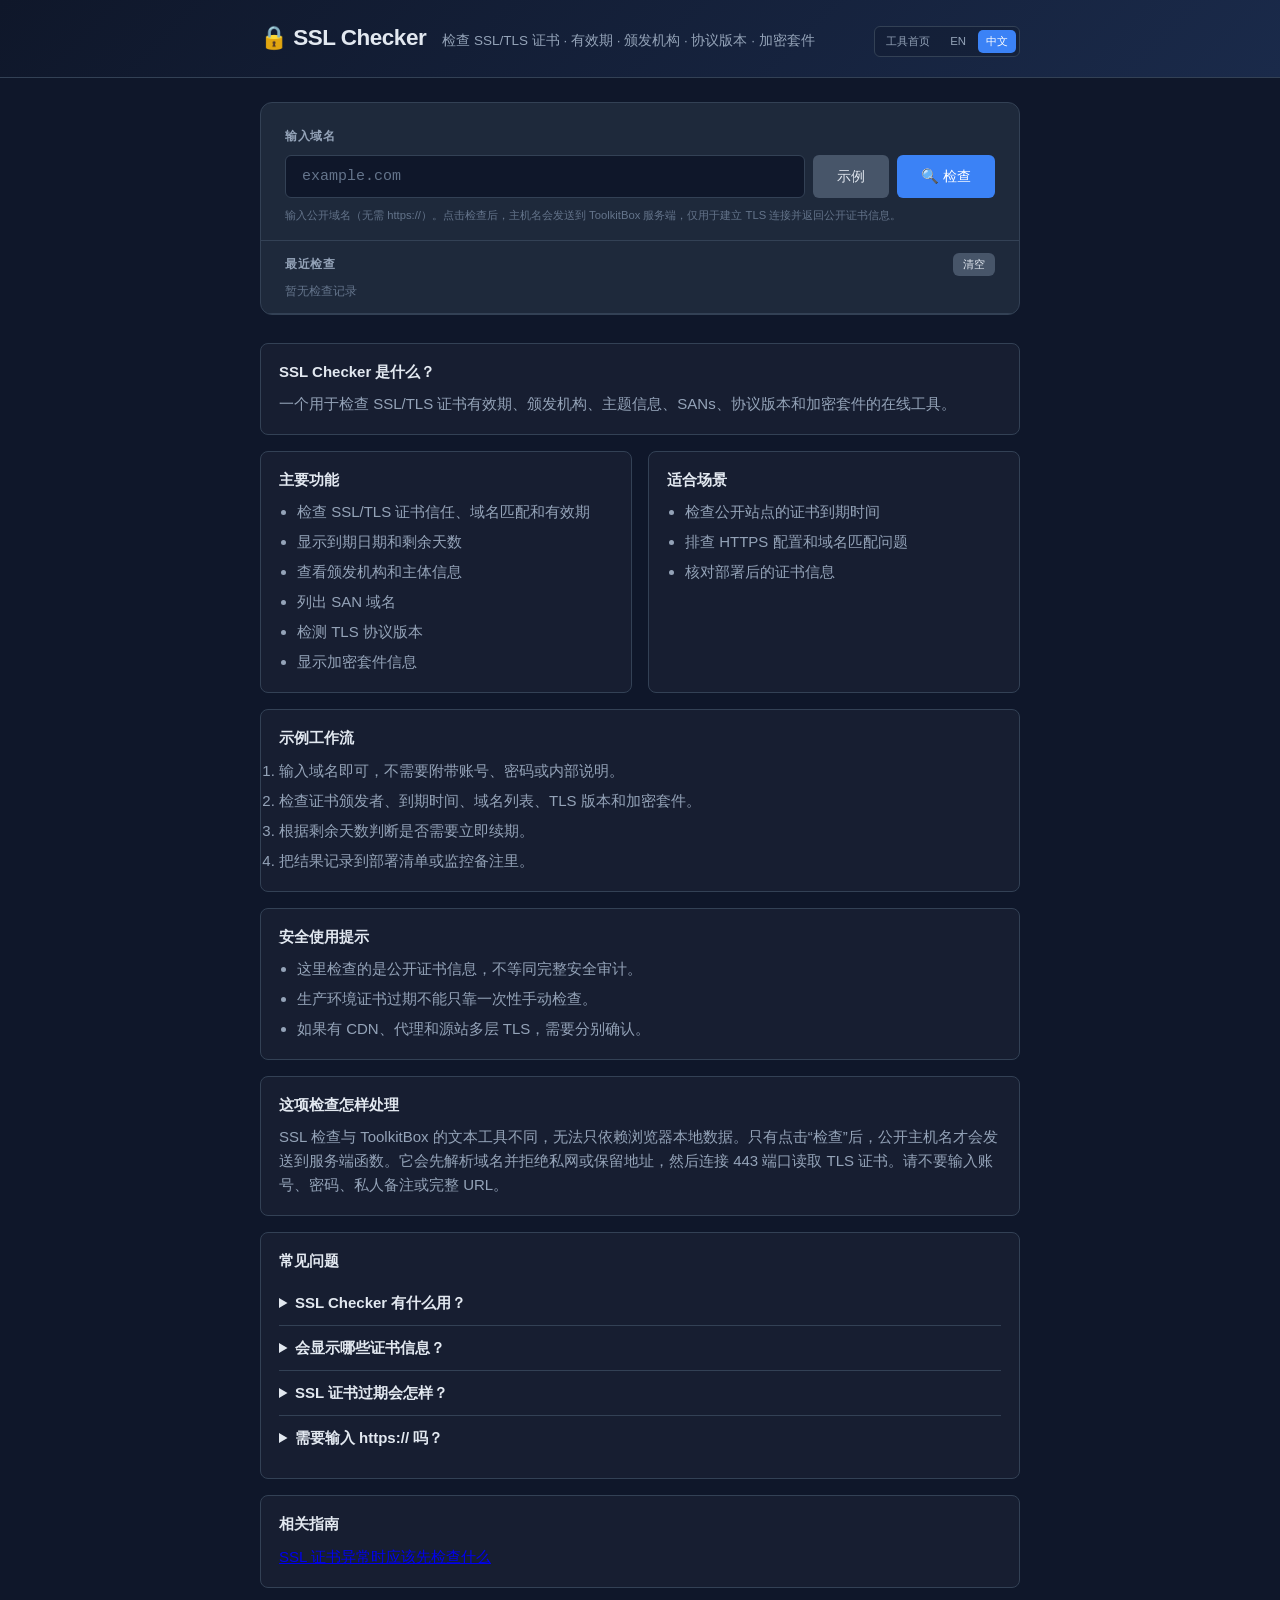
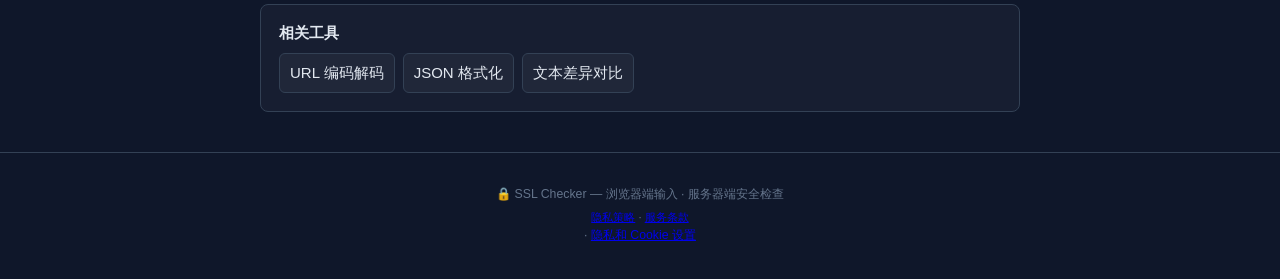
<file: zh/index.html>
<!DOCTYPE html>
<html lang="zh-CN">
<head>
  <meta charset="UTF-8">
  <meta name="viewport" content="width=device-width, initial-scale=1.0">
  <title>SSL Checker - SSL证书检查在线工具 | 域名HTTPS证书验证</title>
  <meta name="description" content="免费在线SSL证书检查工具。检查域名SSL/TLS证书有效期、颁发机构、主题信息、SANs、协议版本、加密套件。浏览器端输入，服务器端安全检查。">
  <meta name="keywords" content="ssl checker, ssl certificate checker, tls check, https check, ssl证书检查, 证书有效期, 域名证书验证">
  <meta name="author" content="ToolkitBox">
  <meta name="robots" content="index, follow">
  <link rel="canonical" href="https://ssl.toolkitbox.org/zh/">
  <link rel="alternate" hreflang="en" href="https://ssl.toolkitbox.org/">
  <link rel="alternate" hreflang="zh-CN" href="https://ssl.toolkitbox.org/zh/">
  <link rel="alternate" hreflang="x-default" href="https://ssl.toolkitbox.org/">
<!-- Open Graph -->
  <meta property="og:type" content="website">
  <meta property="og:title" content="SSL Checker - SSL证书检查在线工具">
  <meta property="og:description" content="免费在线SSL证书检查工具。检查域名SSL/TLS证书有效期、颁发机构、SANs、协议版本。">
  <meta property="og:url" content="https://ssl.toolkitbox.org/zh/">
  <meta property="og:site_name" content="SSL Checker">
  <meta property="og:image" content="https://ssl.toolkitbox.org/og.png">
  <meta property="og:image:width" content="1200">
  <meta property="og:image:height" content="630">
  <meta property="og:image:alt" content="SSL Checker - SSL证书检查在线工具">
  <meta property="og:locale" content="zh_CN">

  <!-- Twitter Card -->
  <meta name="twitter:card" content="summary_large_image">
  <meta name="twitter:image" content="https://ssl.toolkitbox.org/og.png">
  <meta name="twitter:title" content="SSL Checker - SSL证书检查在线工具">
  <meta name="twitter:description" content="免费在线SSL证书检查工具。检查证书有效期、颁发机构、SANs、协议版本。">

<link rel="stylesheet" href="../css/style.css">
  <script type="application/ld+json">
{
  "@context": "https://schema.org",
  "@type": "SoftwareApplication",
  "name": "SSL Checker",
  "description": "免费在线SSL证书检查工具。检查域名SSL/TLS证书有效期、颁发机构、主题信息、SANs、协议版本、加密套件。浏览器端输入，服务器端安全检查。",
  "url": "https://ssl.toolkitbox.org/zh/",
  "inLanguage": "zh-CN",
  "applicationCategory": "DeveloperApplication",
  "operatingSystem": "All",
  "browserRequirements": "Requires JavaScript",
  "isAccessibleForFree": true,
  "offers": {
    "@type": "Offer",
    "price": "0",
    "priceCurrency": "USD"
  },
  "featureList": [
    "Check SSL/TLS certificate validity",
    "Show expiry date and days remaining",
    "Inspect issuer and subject details",
    "List SAN domain names",
    "Detect TLS protocol version",
    "Display cipher suite information"
  ],
  "publisher": {
    "@type": "Organization",
    "name": "ToolkitBox"
  }
}
  </script>
  <script type="application/ld+json">
{
  "@context": "https://schema.org",
  "@type": "FAQPage",
  "inLanguage": "zh-CN",
  "mainEntity": [
    {
      "@type": "Question",
      "name": "SSL Checker 有什么用？",
      "acceptedAnswer": {
        "@type": "Answer",
        "text": "它可以检查证书是否有效、何时过期、由谁颁发以及覆盖哪些域名。"
      }
    },
    {
      "@type": "Question",
      "name": "会显示哪些证书信息？",
      "acceptedAnswer": {
        "@type": "Answer",
        "text": "可显示有效期、颁发机构、主题、SANs、TLS 协议、加密套件、签名算法、公钥位数和指纹等。"
      }
    },
    {
      "@type": "Question",
      "name": "SSL 证书过期会怎样？",
      "acceptedAnswer": {
        "@type": "Answer",
        "text": "浏览器会显示安全警告，用户可能无法正常访问网站，也会影响信任度。"
      }
    },
    {
      "@type": "Question",
      "name": "需要输入 https:// 吗？",
      "acceptedAnswer": {
        "@type": "Answer",
        "text": "不需要，输入 example.com 这样的域名即可。"
      }
    }
  ]
}
  </script>
  <script type="application/ld+json">
{
  "@context": "https://schema.org",
  "@type": "BreadcrumbList",
  "inLanguage": "zh-CN",
  "itemListElement": [
    {
      "@type": "ListItem",
      "position": 1,
      "name": "ToolkitBox",
      "item": "https://toolkitbox.org/zh/"
    },
    {
      "@type": "ListItem",
      "position": 2,
      "name": "SSL Checker",
      "item": "https://ssl.toolkitbox.org/zh/"
    }
  ]
}
  </script>
  <script async src="https://pagead2.googlesyndication.com/pagead/js/adsbygoogle.js?client=ca-pub-5333037258750046"
     crossorigin="anonymous"></script>
  <script defer src="/privacy-controls.js"></script>
</head>
<body>
  <header class="header">
    <div class="container">
      <div class="header-inner">
        <h1 class="logo">🔒 SSL Checker</h1>
        <p class="tagline">检查 SSL/TLS 证书 · 有效期 · 颁发机构 · 协议版本 · 加密套件</p>
        <nav class="language-switcher" aria-label="Language"><a class="home-link" href="https://toolkitbox.org/zh/">工具首页</a><a class="" href="../" lang="en">EN</a><a class="active" href="./" lang="zh-CN">中文</a></nav>
      </div>
    </div>
  </header>

  <main class="main container">
    <div class="card">
      <!-- Input -->
      <div class="input-section">
        <label for="domain-input" class="input-label">输入域名</label>
        <div class="input-row">
          <input type="text" id="domain-input" class="domain-input" placeholder="example.com" spellcheck="false" autocomplete="off" autocapitalize="none" maxlength="253" aria-describedby="input-hint">
          <button class="btn btn-secondary btn-lg" type="button" onclick="loadExample()">示例</button>
          <button class="btn btn-primary btn-lg" onclick="checkSSL()">🔍 检查</button>
        </div>
        <div class="input-hint" id="input-hint">输入公开域名（无需 https://）。点击检查后，主机名会发送到 ToolkitBox 服务端，仅用于建立 TLS 连接并返回公开证书信息。</div>
      </div>

      <!-- History -->
      <div class="history-section" id="history-section">
        <div class="history-header">
          <span>最近检查</span>
          <button class="btn btn-sm" onclick="clearHistory()">清空</button>
        </div>
        <div id="history-list" class="history-list"></div>
      </div>

      <!-- Loading -->
      <div id="loading-section" class="loading-section" style="display:none" role="status">
        <div class="spinner"></div>
        <p>正在检查 <span id="checking-domain" class="checking-domain"></span> 的 SSL 证书...</p>
        <p class="loading-hint">正在建立 TLS 连接 · 获取证书信息</p>
      </div>

      <!-- Result -->
      <div id="result-section" class="result-section" style="display:none" aria-live="polite"></div>
    </div>
    <section class="seo-content" aria-label="工具说明和常见问题">
      <div class="seo-block">
        <h2>SSL Checker 是什么？</h2>
        <p>一个用于检查 SSL/TLS 证书有效期、颁发机构、主题信息、SANs、协议版本和加密套件的在线工具。</p>
      </div>
      <div class="seo-grid">
        <div class="seo-block">
          <h2>主要功能</h2>
          <ul><li>检查 SSL/TLS 证书信任、域名匹配和有效期</li><li>显示到期日期和剩余天数</li><li>查看颁发机构和主体信息</li><li>列出 SAN 域名</li><li>检测 TLS 协议版本</li><li>显示加密套件信息</li></ul>
        </div>
        <div class="seo-block">
          <h2>适合场景</h2>
          <ul><li>检查公开站点的证书到期时间</li><li>排查 HTTPS 配置和域名匹配问题</li><li>核对部署后的证书信息</li></ul>
        </div>
      </div>
      <div class="seo-block example-workflow">
        <h2>示例工作流</h2>
        <ol>
          <li>输入域名即可，不需要附带账号、密码或内部说明。</li>
          <li>检查证书颁发者、到期时间、域名列表、TLS 版本和加密套件。</li>
          <li>根据剩余天数判断是否需要立即续期。</li>
          <li>把结果记录到部署清单或监控备注里。</li>
        </ol>
      </div>

      <div class="seo-block safe-use">
        <h2>安全使用提示</h2>
        <ul>
          <li>这里检查的是公开证书信息，不等同完整安全审计。</li>
          <li>生产环境证书过期不能只靠一次性手动检查。</li>
          <li>如果有 CDN、代理和源站多层 TLS，需要分别确认。</li>
        </ul>
      </div>
      <div class="seo-block">
        <h2>这项检查怎样处理</h2>
        <p>SSL 检查与 ToolkitBox 的文本工具不同，无法只依赖浏览器本地数据。只有点击“检查”后，公开主机名才会发送到服务端函数。它会先解析域名并拒绝私网或保留地址，然后连接 443 端口读取 TLS 证书。请不要输入账号、密码、私人备注或完整 URL。</p>
      </div>

      <div class="seo-block faq-list">
        <h2>常见问题</h2>
        <details><summary>SSL Checker 有什么用？</summary><p>它可以检查证书是否有效、何时过期、由谁颁发以及覆盖哪些域名。</p></details>
        <details><summary>会显示哪些证书信息？</summary><p>可显示有效期、颁发机构、主题、SANs、TLS 协议、加密套件、签名算法、公钥位数和指纹等。</p></details>
        <details><summary>SSL 证书过期会怎样？</summary><p>浏览器会显示安全警告，用户可能无法正常访问网站，也会影响信任度。</p></details>
        <details><summary>需要输入 https:// 吗？</summary><p>不需要，输入 example.com 这样的域名即可。</p></details>
      </div>
      <div class="seo-block related-guides">
        <h2>相关指南</h2>
        <p><a href="https://toolkitbox.org/zh/guides/ssl-certificate-checking/">SSL 证书异常时应该先检查什么</a></p>
      </div>
      <div class="seo-block related-tools">
        <h2>相关工具</h2>
        <div class="related-links"><a href="https://url.toolkitbox.org/zh/">URL 编码解码</a><a href="https://json.toolkitbox.org/zh/">JSON 格式化</a><a href="https://diff.toolkitbox.org/zh/">文本差异对比</a></div>
      </div>
    </section>
  </main>

  <footer class="footer">
    <div class="container">
      <p>🔒 SSL Checker — 浏览器端输入 · 服务器端安全检查</p>
      <p class="footer-small"><a href="https://toolkitbox.org/zh/privacy/">隐私策略</a> · <a href="https://toolkitbox.org/zh/terms/">服务条款</a></p>
    </div>
   · <a href="https://toolkitbox.org/zh/privacy/#privacy-choices" data-privacy-settings>隐私和 Cookie 设置</a></footer>

  <script src="../js/app.js"></script>
</body>
</html>
</file>
<file: css/style.css>
*,*::before,*::after{box-sizing:border-box;margin:0;padding:0}
:root{--bg:#0f172a;--bg-card:#1e293b;--bg-input:#0f172a;--border:#334155;--border-focus:#3b82f6;--text:#e2e8f0;--text-muted:#94a3b8;--text-dim:#64748b;--primary:#3b82f6;--primary-hover:#2563eb;--secondary:#475569;--secondary-hover:#64748b;--success:#22c55e;--error:#ef4444;--warning:#f59e0b;--radius:12px;--radius-sm:8px;--radius-xs:6px;--font-mono:'SF Mono','Fira Code','Cascadia Code','JetBrains Mono',monospace;--font-ui:-apple-system,BlinkMacSystemFont,'Segoe UI',Roboto,sans-serif}
html{font-size:15px}
body{font-family:var(--font-ui);background:var(--bg);color:var(--text);min-height:100vh;line-height:1.6}
.container{max-width:800px;margin:0 auto;padding:0 20px}

.header{border-bottom:1px solid var(--border);padding:20px 0;background:linear-gradient(135deg,#0f172a 0%,#1a2a4a 100%)}
.header-inner{display:flex;align-items:baseline;gap:16px;flex-wrap:wrap}
.logo{font-size:1.5rem;font-weight:700;color:var(--text);letter-spacing:-.5px}
.tagline{color:var(--text-muted);font-size:.9rem}

.card{margin-top:24px;background:var(--bg-card);border:1px solid var(--border);border-radius:var(--radius);overflow:hidden}

/* Input */
.input-section{padding:24px 24px 16px;display:flex;flex-direction:column;gap:8px;border-bottom:1px solid var(--border)}
.input-label{font-size:.82rem;font-weight:600;color:var(--text-muted);text-transform:uppercase;letter-spacing:.5px}
.input-row{display:flex;gap:8px}
.domain-input{min-width:0}
.domain-input{flex:1;padding:12px 16px;background:var(--bg-input);color:var(--text);border:1px solid var(--border);border-radius:var(--radius-xs);font-family:var(--font-mono);font-size:1rem;outline:none;transition:border-color .15s;letter-spacing:.3px}
.domain-input:focus{border-color:var(--border-focus);box-shadow:0 0 0 2px rgba(59,130,246,.15)}
.domain-input::placeholder{color:var(--text-dim);letter-spacing:0}
.input-hint{font-size:.75rem;color:var(--text-dim)}

/* History */
.history-section{padding:12px 24px;border-bottom:1px solid var(--border)}
.history-header{display:flex;justify-content:space-between;align-items:center;font-size:.78rem;color:var(--text-muted);font-weight:600;text-transform:uppercase;letter-spacing:.5px;margin-bottom:6px}
.history-list{display:flex;flex-wrap:wrap;gap:6px}
.history-item{appearance:none;padding:4px 12px;border:1px solid var(--border);border-radius:16px;background:var(--bg-input);font-size:.78rem;color:var(--text);cursor:pointer;transition:all .12s;font-family:var(--font-mono)}
.history-item:hover{border-color:var(--primary);color:var(--primary);background:rgba(59,130,246,.08)}
.history-item,.domain-display,.checking-domain,.san-tag{max-width:100%;overflow-wrap:anywhere}

/* Loading */
.loading-section{padding:40px 24px;text-align:center}
.spinner{width:32px;height:32px;border:3px solid var(--border);border-top-color:var(--primary);border-radius:50%;animation:spin .8s linear infinite;margin:0 auto 16px}
@keyframes spin{to{transform:rotate(360deg)}}
.checking-domain{color:var(--primary);font-family:var(--font-mono);font-weight:600}
.loading-hint{font-size:.78rem;color:var(--text-dim);margin-top:4px}

/* Result */
.result-section{padding:20px 24px;display:flex;flex-direction:column;gap:16px}

.result-header{display:flex;align-items:center;gap:12px;flex-wrap:wrap;padding-bottom:12px;border-bottom:1px solid var(--border)}
.status-badge{padding:6px 16px;border-radius:20px;font-size:.85rem;font-weight:600}
.valid-badge{background:rgba(34,197,94,.15);color:var(--success);border:1px solid rgba(34,197,94,.3)}
.expired-badge{background:rgba(239,68,68,.15);color:var(--error);border:1px solid rgba(239,68,68,.3)}
.warning-badge{background:rgba(245,158,11,.15);color:var(--warning);border:1px solid rgba(245,158,11,.3)}
.error-badge{background:rgba(239,68,68,.1);color:var(--error);border:1px solid rgba(239,68,68,.2)}
.domain-display{font-family:var(--font-mono);font-size:1.1rem;font-weight:600}
.response-time{font-size:.78rem;color:var(--text-dim);margin-left:auto}

.detail-grid{display:grid;grid-template-columns:minmax(0,1fr) minmax(0,1fr);gap:6px}
@media(max-width:600px){.detail-grid{grid-template-columns:1fr}}
.detail-item{display:flex;flex-direction:column;padding:8px 12px;background:var(--bg-input);border:1px solid var(--border);border-radius:var(--radius-xs)}
.detail-label{font-size:.7rem;color:var(--text-dim);text-transform:uppercase;letter-spacing:.5px;margin-bottom:2px}
.detail-value{font-family:var(--font-mono);font-size:.82rem;color:var(--text);word-break:break-all}
.detail-value.expired{color:var(--error)}

.section-title{font-size:.82rem;font-weight:600;color:var(--text-muted);text-transform:uppercase;letter-spacing:.5px;margin-bottom:8px;padding-top:4px}

.san-list{display:flex;flex-wrap:wrap;gap:4px}
.san-tag{padding:2px 10px;border:1px solid var(--border);border-radius:12px;font-family:var(--font-mono);font-size:.75rem;color:var(--text-muted);background:var(--bg-input)}

.error-section{padding:16px 24px;color:var(--error);font-size:.9rem}

/* Buttons */
.btn{display:inline-flex;align-items:center;gap:6px;padding:7px 14px;border:none;border-radius:var(--radius-xs);font-size:.82rem;font-family:var(--font-ui);font-weight:500;cursor:pointer;transition:all .15s;white-space:nowrap}
.btn-primary{background:var(--primary);color:#fff}
.btn-primary:hover{background:var(--primary-hover)}
.btn-secondary{background:var(--secondary);color:var(--text)}
.btn-secondary:hover{background:var(--secondary-hover)}
.btn-lg{padding:12px 24px;font-size:.95rem}
.btn-sm{padding:4px 10px;font-size:.76rem;background:var(--secondary);color:#e2e8f0}
.btn-sm:hover{background:var(--secondary-hover)}

/* Toast */
.toast{position:fixed;bottom:24px;left:50%;transform:translateX(-50%);padding:10px 24px;border-radius:var(--radius);background:var(--bg-card);border:1px solid var(--border);color:var(--text);font-size:.85rem;box-shadow:0 4px 20px rgba(0,0,0,.3);z-index:100;animation:toastIn .3s ease}
@keyframes toastIn{from{opacity:0;transform:translateX(-50%) translateY(10px)}to{opacity:1;transform:translateX(-50%) translateY(0)}}

.footer{text-align:center;padding:32px 0;margin-top:40px;border-top:1px solid var(--border);color:var(--text-dim);font-size:.82rem}
.footer-small{margin-top:4px;font-size:.75rem}
/* === SEO / GEO Content === */
.language-switcher { margin-left: auto; display: inline-flex; gap: 4px; padding: 3px; border: 1px solid var(--border); border-radius: var(--radius-xs); background: rgba(15,23,42,0.35); }
.language-switcher a { color: var(--text-muted); text-decoration: none; font-size: 0.76rem; line-height: 1; padding: 6px 8px; border-radius: 5px; }
.language-switcher a:hover, .language-switcher a.active { color: #fff; background: var(--primary); }
.seo-content { margin-top: 28px; display: flex; flex-direction: column; gap: 16px; color: var(--text-muted); }
.seo-grid { display: grid; grid-template-columns: repeat(2, minmax(0, 1fr)); gap: 16px; }
.seo-block { background: rgba(255,255,255,0.03); border: 1px solid var(--border); border-radius: var(--radius-sm); padding: 18px; }
.seo-block h2 { color: var(--text); font-size: 1rem; line-height: 1.35; margin: 0 0 10px; letter-spacing: 0; }
.seo-block p { margin: 0; }
.seo-block ul { margin: 0; padding-left: 18px; }
.seo-block li + li { margin-top: 6px; }
.faq-list details { border-top: 1px solid var(--border); padding: 10px 0; }
.faq-list details:first-of-type { border-top: 0; }
.faq-list summary { color: var(--text); cursor: pointer; font-weight: 600; }
.faq-list details p { margin-top: 8px; }
@media (max-width: 720px) { .language-switcher { margin-left: 0; } .seo-grid { grid-template-columns: 1fr; } }
.related-links { display: flex; flex-wrap: wrap; gap: 8px; margin-top: 10px; }
.related-links a { color: var(--text); text-decoration: none; border: 1px solid var(--border); border-radius: var(--radius-xs); padding: 7px 10px; background: rgba(255,255,255,0.04); }
.related-links a:hover { border-color: var(--primary); color: #fff; }


/* === Mobile ad-safety and overflow guard === */
html, body { max-width: 100%; overflow-x: hidden; }
.container, .card, .tool-layout, .result-area, .seo-content { min-width: 0; }
.tabs, .section-tabs { max-width: 100%; overflow-x: auto; -webkit-overflow-scrolling: touch; scrollbar-width: thin; }
.tab, .section-tab { flex: 0 0 auto; }
.code-editor, textarea, input, select { max-width: 100%; }
.editor-header, .editor-actions, .controls, .control-group, .input-row, .action-bar { min-width: 0; }
@media (max-width: 560px) {
  .container { width: 100%; padding-left: 12px; padding-right: 12px; }
  .header { padding: 16px 0; }
  .header-inner { align-items: flex-start; gap: 8px; }
  .logo { font-size: 1.28rem; }
  .tagline { width: 100%; overflow-wrap: anywhere; }
  .tabs { margin-left: -12px; margin-right: -12px; padding-left: 12px; padding-right: 12px; border-radius: 0; }
  .tool-layout, .card { border-radius: var(--radius-sm); }
  .tool-layout, .input-section, .result-section, .upload-section, .result-area { padding: 14px; }
  .editor-header, .controls, .input-row, .action-bar { flex-wrap: wrap; }
  .editor-actions { width: 100%; flex-wrap: wrap; justify-content: flex-start; }
  .editor-actions .btn-sm { flex: 1 1 auto; justify-content: center; }
  .btn { justify-content: center; }
  .domain-input { min-width: 0; width: 100%; flex-basis: 100%; }
  .input-row .btn, .action-bar .btn { flex: 1 1 auto; }
  .code-editor { min-height: 220px; }
  .toast { width: calc(100vw - 32px); text-align: center; }
}
</file>
